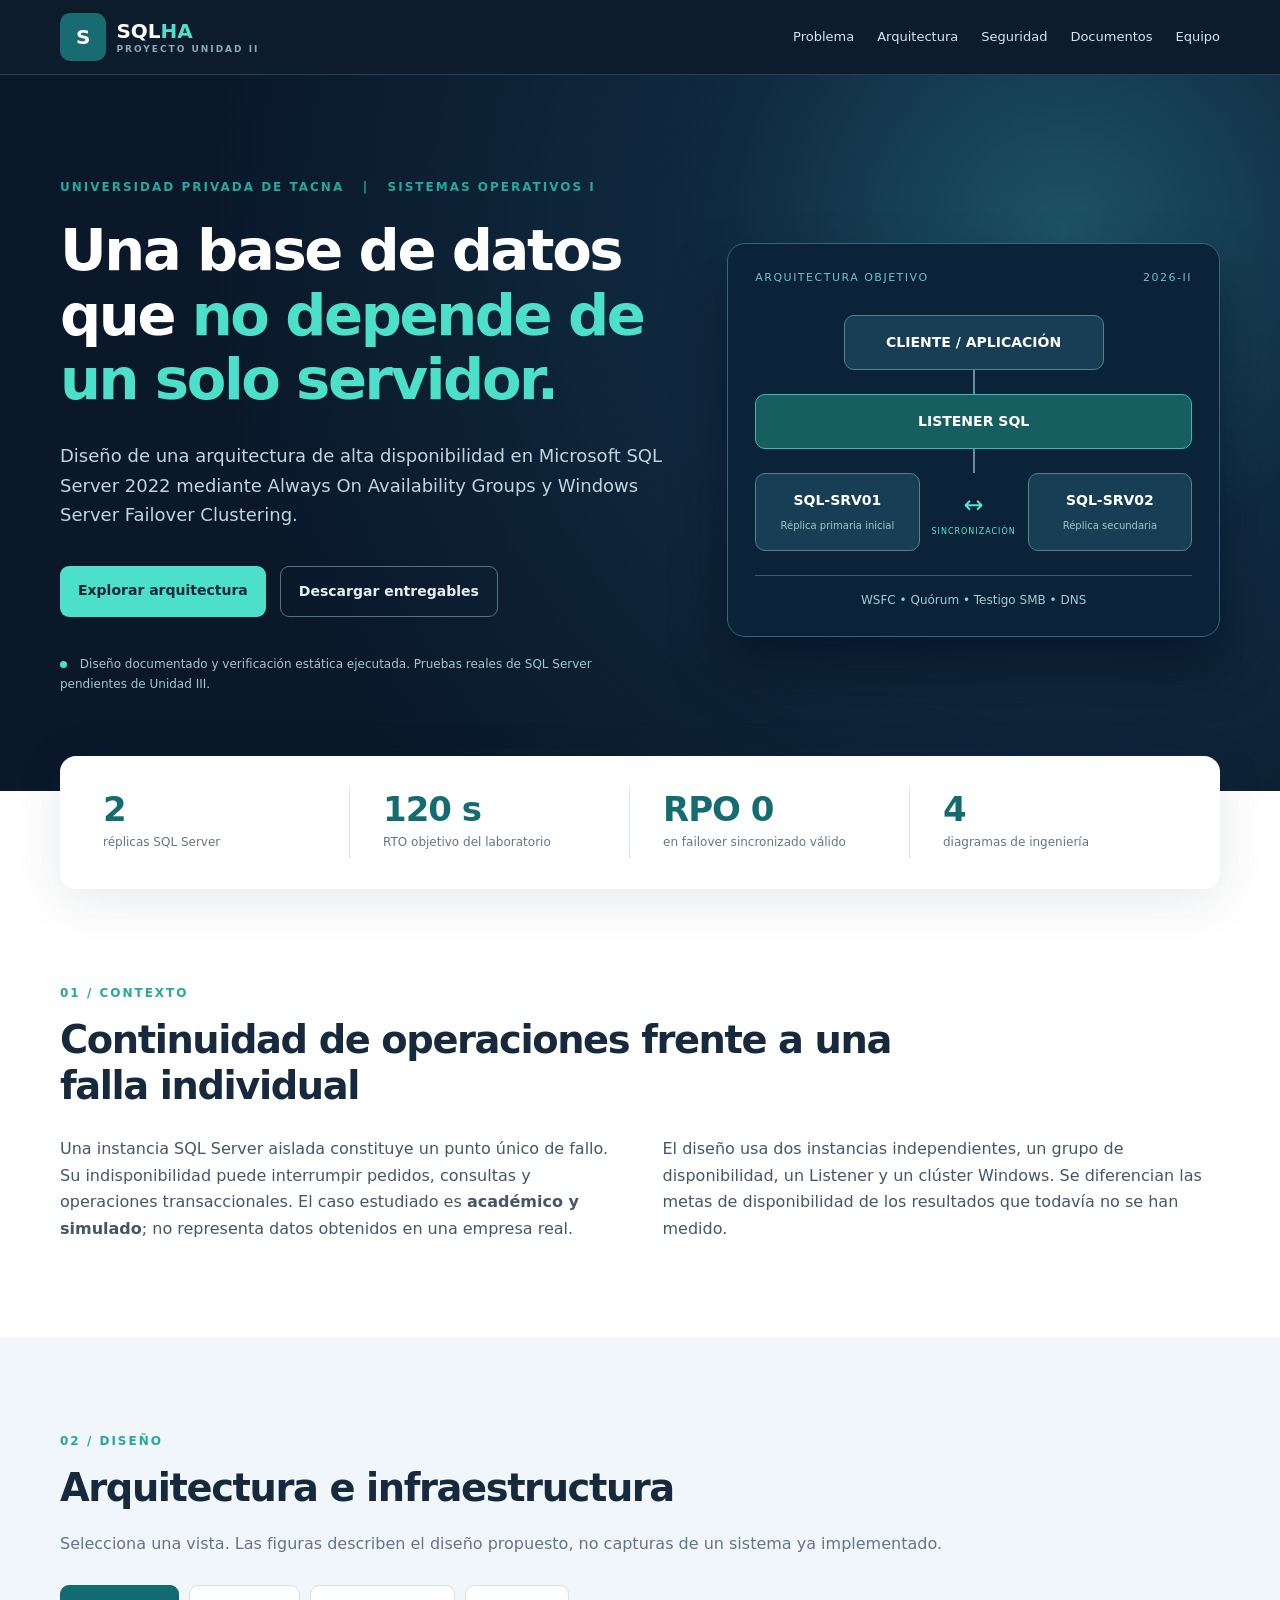
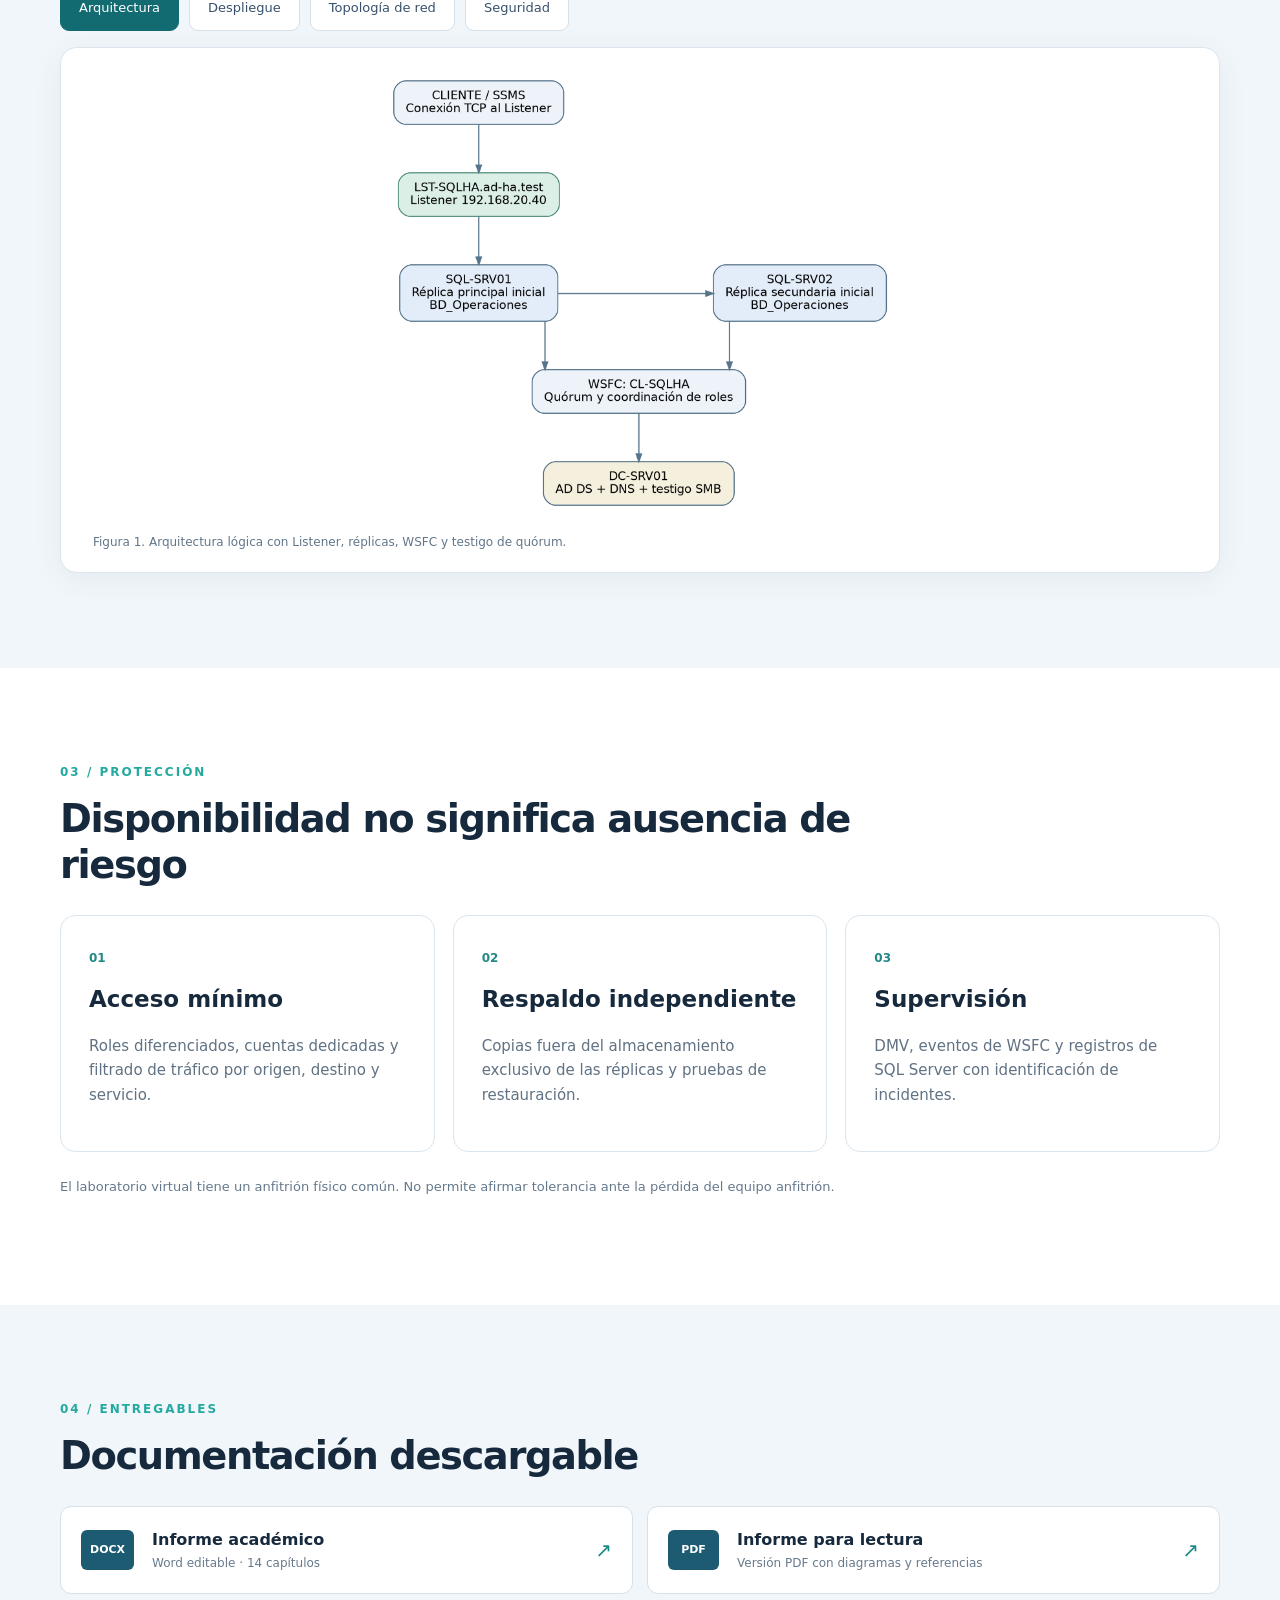
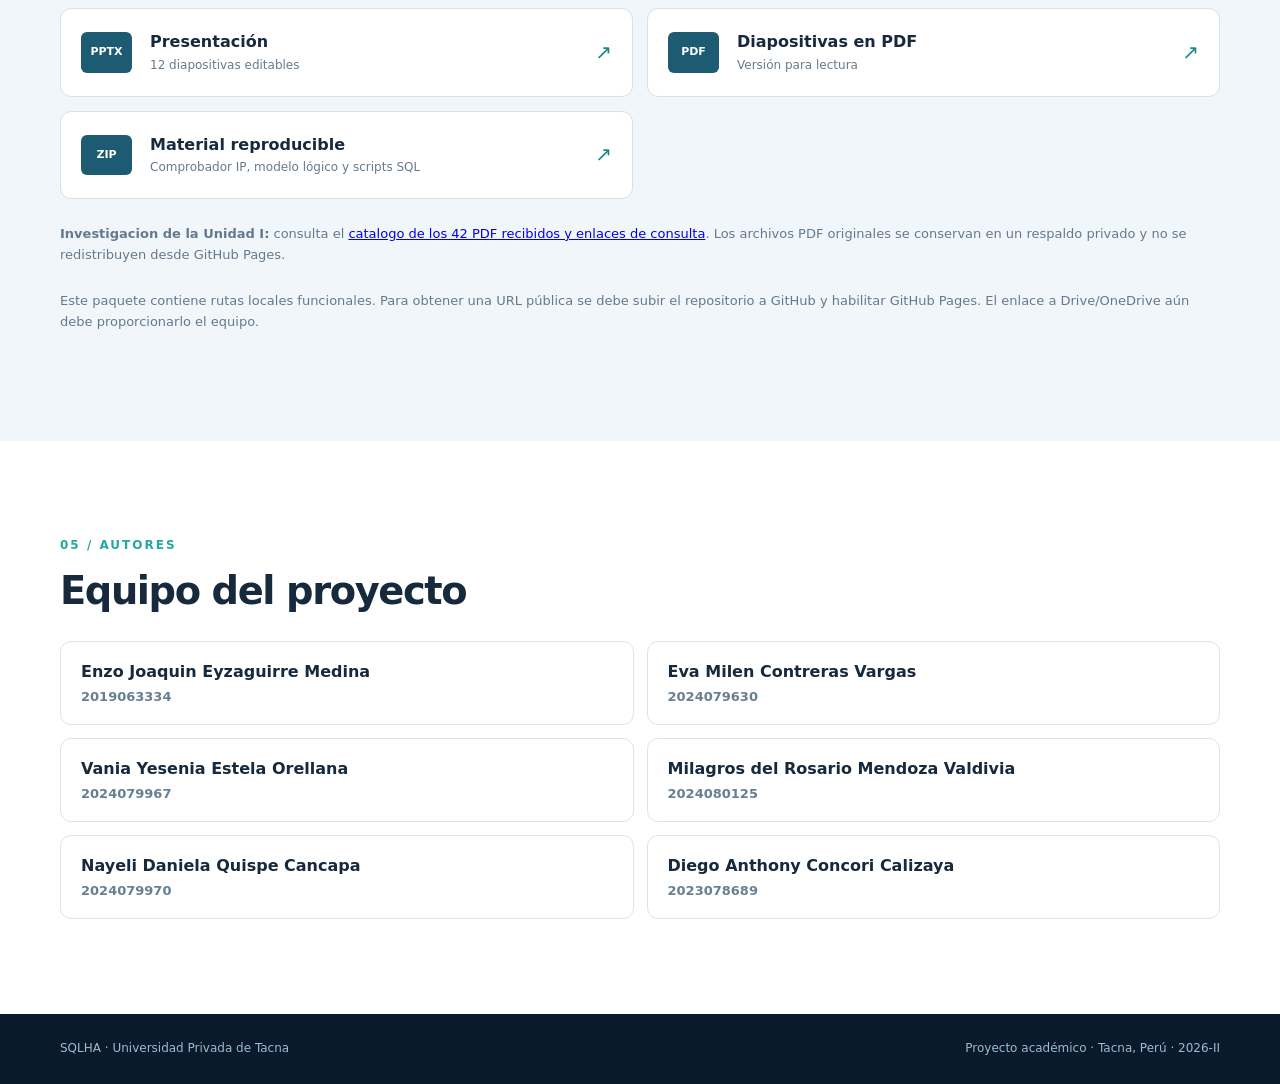
<file: index.html>
<!doctype html>
<html lang="es">
<head>
  <meta charset="utf-8">
  <meta name="viewport" content="width=device-width, initial-scale=1">
  <meta name="description" content="Proyecto de la Unidad II de Sistemas Operativos I: alta disponibilidad en Microsoft SQL Server mediante Always On Availability Groups.">
  <title>SQLHA | Alta disponibilidad en Microsoft SQL Server</title>
  <link rel="stylesheet" href="styles.css">
</head>
<body>
  <a class="skip" href="#contenido">Saltar al contenido</a>
  <header class="topbar">
    <div class="shell top-inner">
      <a href="#inicio" class="brand"><span class="brand-mark">S</span><span>SQL<span class="accent">HA</span><small>PROYECTO UNIDAD II</small></span></a>
      <nav aria-label="Navegacion principal">
        <a href="#problema">Problema</a><a href="#arquitectura">Arquitectura</a><a href="#seguridad">Seguridad</a><a href="#documentos">Documentos</a><a href="#equipo">Equipo</a>
      </nav>
    </div>
  </header>
  <main id="contenido">
    <section class="hero" id="inicio">
      <div class="shell hero-grid">
        <div>
          <span class="eyebrow">UNIVERSIDAD PRIVADA DE TACNA &nbsp; | &nbsp; SISTEMAS OPERATIVOS I</span>
          <h1>Una base de datos que <em>no depende de un solo servidor.</em></h1>
          <p>Dise&ntilde;o de una arquitectura de alta disponibilidad en Microsoft SQL Server 2022 mediante Always On Availability Groups y Windows Server Failover Clustering.</p>
          <div class="actions"><a class="btn primary" href="#arquitectura">Explorar arquitectura</a><a class="btn secondary" href="#documentos">Descargar entregables</a></div>
          <p class="statusline"><span class="dot"></span> Dise&ntilde;o documentado y verificaci&oacute;n est&aacute;tica ejecutada. Pruebas reales de SQL Server pendientes de Unidad III.</p>
        </div>
        <div class="hero-panel">
          <div class="panel-head">ARQUITECTURA OBJETIVO <span>2026-II</span></div>
          <div class="mini-node client">CLIENTE / APLICACI&Oacute;N</div>
          <div class="flowline"></div>
          <div class="mini-node listener">LISTENER SQL</div>
          <div class="flowline"></div>
          <div class="nodes"><div class="mini-node">SQL-SRV01 <small>R&eacute;plica primaria inicial</small></div><div class="sync">&#8596;<small>SINCRONIZACI&Oacute;N</small></div><div class="mini-node">SQL-SRV02 <small>R&eacute;plica secundaria</small></div></div>
          <div class="panel-foot">WSFC &bull; Qu&oacute;rum &bull; Testigo SMB &bull; DNS</div>
        </div>
      </div>
    </section>
    <section class="metrics shell" aria-label="Indicadores de diseno">
      <div><strong>2</strong><span>r&eacute;plicas SQL Server</span></div><div><strong>120 s</strong><span>RTO objetivo del laboratorio</span></div><div><strong>RPO 0</strong><span>en failover sincronizado v&aacute;lido</span></div><div><strong>4</strong><span>diagramas de ingenier&iacute;a</span></div>
    </section>
    <section class="section shell" id="problema"><div class="section-label">01 / CONTEXTO</div><h2>Continuidad de operaciones frente a una falla individual</h2><div class="two"><p>Una instancia SQL Server aislada constituye un punto &uacute;nico de fallo. Su indisponibilidad puede interrumpir pedidos, consultas y operaciones transaccionales. El caso estudiado es <strong>acad&eacute;mico y simulado</strong>; no representa datos obtenidos en una empresa real.</p><p>El dise&ntilde;o usa dos instancias independientes, un grupo de disponibilidad, un Listener y un cl&uacute;ster Windows. Se diferencian las metas de disponibilidad de los resultados que todav&iacute;a no se han medido.</p></div></section>
    <section class="section alt" id="arquitectura"><div class="shell"><div class="section-label">02 / DISE&Ntilde;O</div><h2>Arquitectura e infraestructura</h2><p class="lede">Selecciona una vista. Las figuras describen el dise&ntilde;o propuesto, no capturas de un sistema ya implementado.</p><div class="tabs" role="tablist" aria-label="Diagramas"><button class="tab active" data-figure="arquitectura" role="tab" aria-selected="true">Arquitectura</button><button class="tab" data-figure="despliegue" role="tab" aria-selected="false">Despliegue</button><button class="tab" data-figure="red" role="tab" aria-selected="false">Topolog&iacute;a de red</button><button class="tab" data-figure="seguridad" role="tab" aria-selected="false">Seguridad</button></div><figure class="diagram"><img id="figure-image" src="assets/arquitectura.png" alt="Diagrama de arquitectura logica Always On"><figcaption id="figure-caption">Figura 1. Arquitectura l&oacute;gica con Listener, r&eacute;plicas, WSFC y testigo de qu&oacute;rum.</figcaption></figure></div></section>
    <section class="section shell" id="seguridad"><div class="section-label">03 / PROTECCI&Oacute;N</div><h2>Disponibilidad no significa ausencia de riesgo</h2><div class="cards"><article class="card"><span>01</span><h3>Acceso m&iacute;nimo</h3><p>Roles diferenciados, cuentas dedicadas y filtrado de tr&aacute;fico por origen, destino y servicio.</p></article><article class="card"><span>02</span><h3>Respaldo independiente</h3><p>Copias fuera del almacenamiento exclusivo de las r&eacute;plicas y pruebas de restauraci&oacute;n.</p></article><article class="card"><span>03</span><h3>Supervisi&oacute;n</h3><p>DMV, eventos de WSFC y registros de SQL Server con identificaci&oacute;n de incidentes.</p></article></div><p class="disclaimer">El laboratorio virtual tiene un anfitri&oacute;n f&iacute;sico com&uacute;n. No permite afirmar tolerancia ante la p&eacute;rdida del equipo anfitri&oacute;n.</p></section>
    <section class="section alt" id="documentos"><div class="shell"><div class="section-label">04 / ENTREGABLES</div><h2>Documentaci&oacute;n descargable</h2><div class="downloads"><a download href="documentos/Informe_Unidad_II_SQLHA.docx"><span class="filetype">DOCX</span><span><b>Informe acad&eacute;mico</b><small>Word editable &middot; 14 cap&iacute;tulos</small></span><span class="arrow">&#8599;</span></a><a download href="documentos/Informe_Unidad_II_SQLHA.pdf"><span class="filetype">PDF</span><span><b>Informe para lectura</b><small>Versi&oacute;n PDF con diagramas y referencias</small></span><span class="arrow">&#8599;</span></a><a download href="documentos/Presentacion_SQLHA.pptx"><span class="filetype">PPTX</span><span><b>Presentaci&oacute;n</b><small>12 diapositivas editables</small></span><span class="arrow">&#8599;</span></a><a download href="documentos/Presentacion_SQLHA.pdf"><span class="filetype">PDF</span><span><b>Diapositivas en PDF</b><small>Versi&oacute;n para lectura</small></span><span class="arrow">&#8599;</span></a><a download href="documentos/Validacion_Diseno.zip"><span class="filetype">ZIP</span><span><b>Material reproducible</b><small>Comprobador IP, modelo l&oacute;gico y scripts SQL</small></span><span class="arrow">&#8599;</span></a></div><p class="disclaimer"><strong>Investigacion de la Unidad I:</strong> consulta el <a href="investigacion_unidad_I/index.html">catalogo de los 42 PDF recibidos y enlaces de consulta</a>. Los archivos PDF originales se conservan en un respaldo privado y no se redistribuyen desde GitHub Pages.</p><p class="disclaimer">Este paquete contiene rutas locales funcionales. Para obtener una URL p&uacute;blica se debe subir el repositorio a GitHub y habilitar GitHub Pages. El enlace a Drive/OneDrive a&uacute;n debe proporcionarlo el equipo.</p></div></section>
    <section class="section shell" id="equipo"><div class="section-label">05 / AUTORES</div><h2>Equipo del proyecto</h2><div class="team"><div>Enzo Joaquin Eyzaguirre Medina <small>2019063334</small></div><div>Eva Milen Contreras Vargas <small>2024079630</small></div><div>Vania Yesenia Estela Orellana <small>2024079967</small></div><div>Milagros del Rosario Mendoza Valdivia <small>2024080125</small></div><div>Nayeli Daniela Quispe Cancapa <small>2024079970</small></div><div>Diego Anthony Concori Calizaya <small>2023078689</small></div></div></section>
  </main><footer><div class="shell"><span>SQLHA &middot; Universidad Privada de Tacna</span><span>Proyecto acad&eacute;mico &middot; Tacna, Per&uacute; &middot; 2026-II</span></div></footer>
  <script src="script.js"></script>
</body>
</html>
</file>
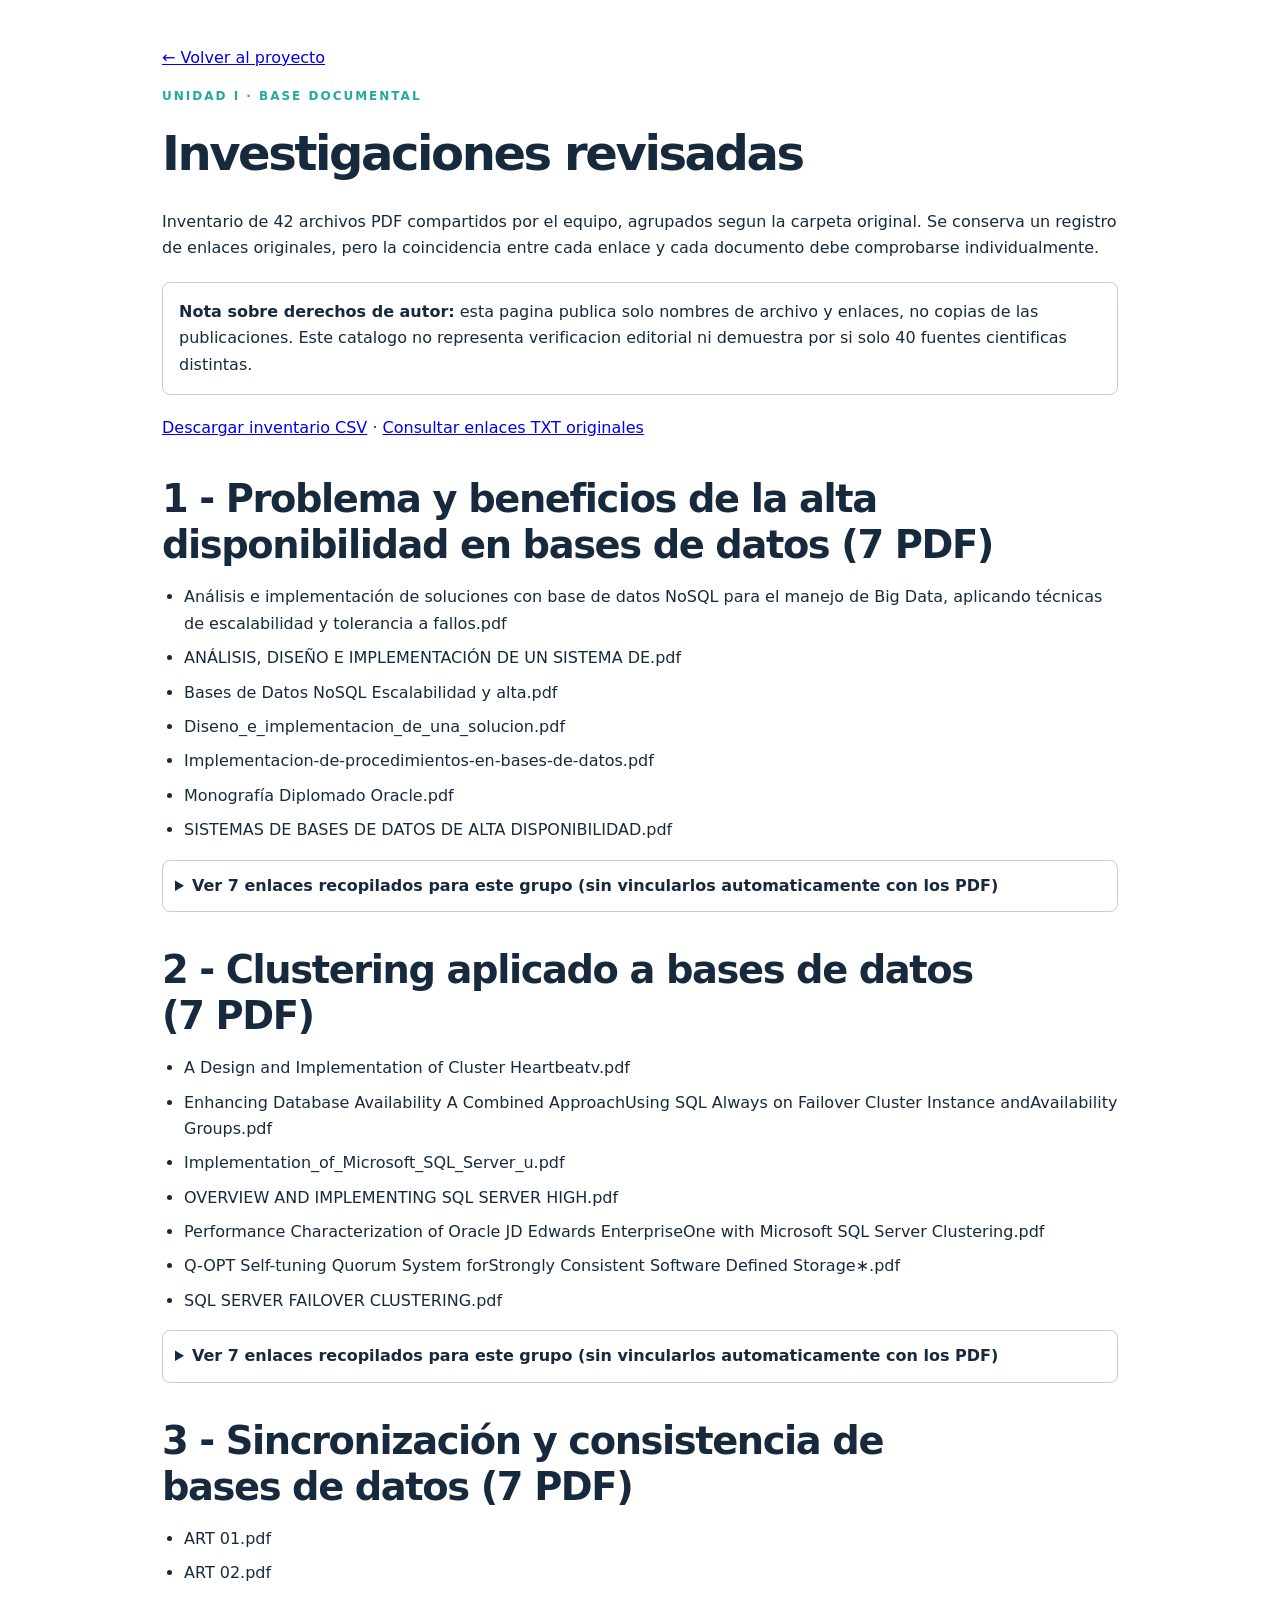
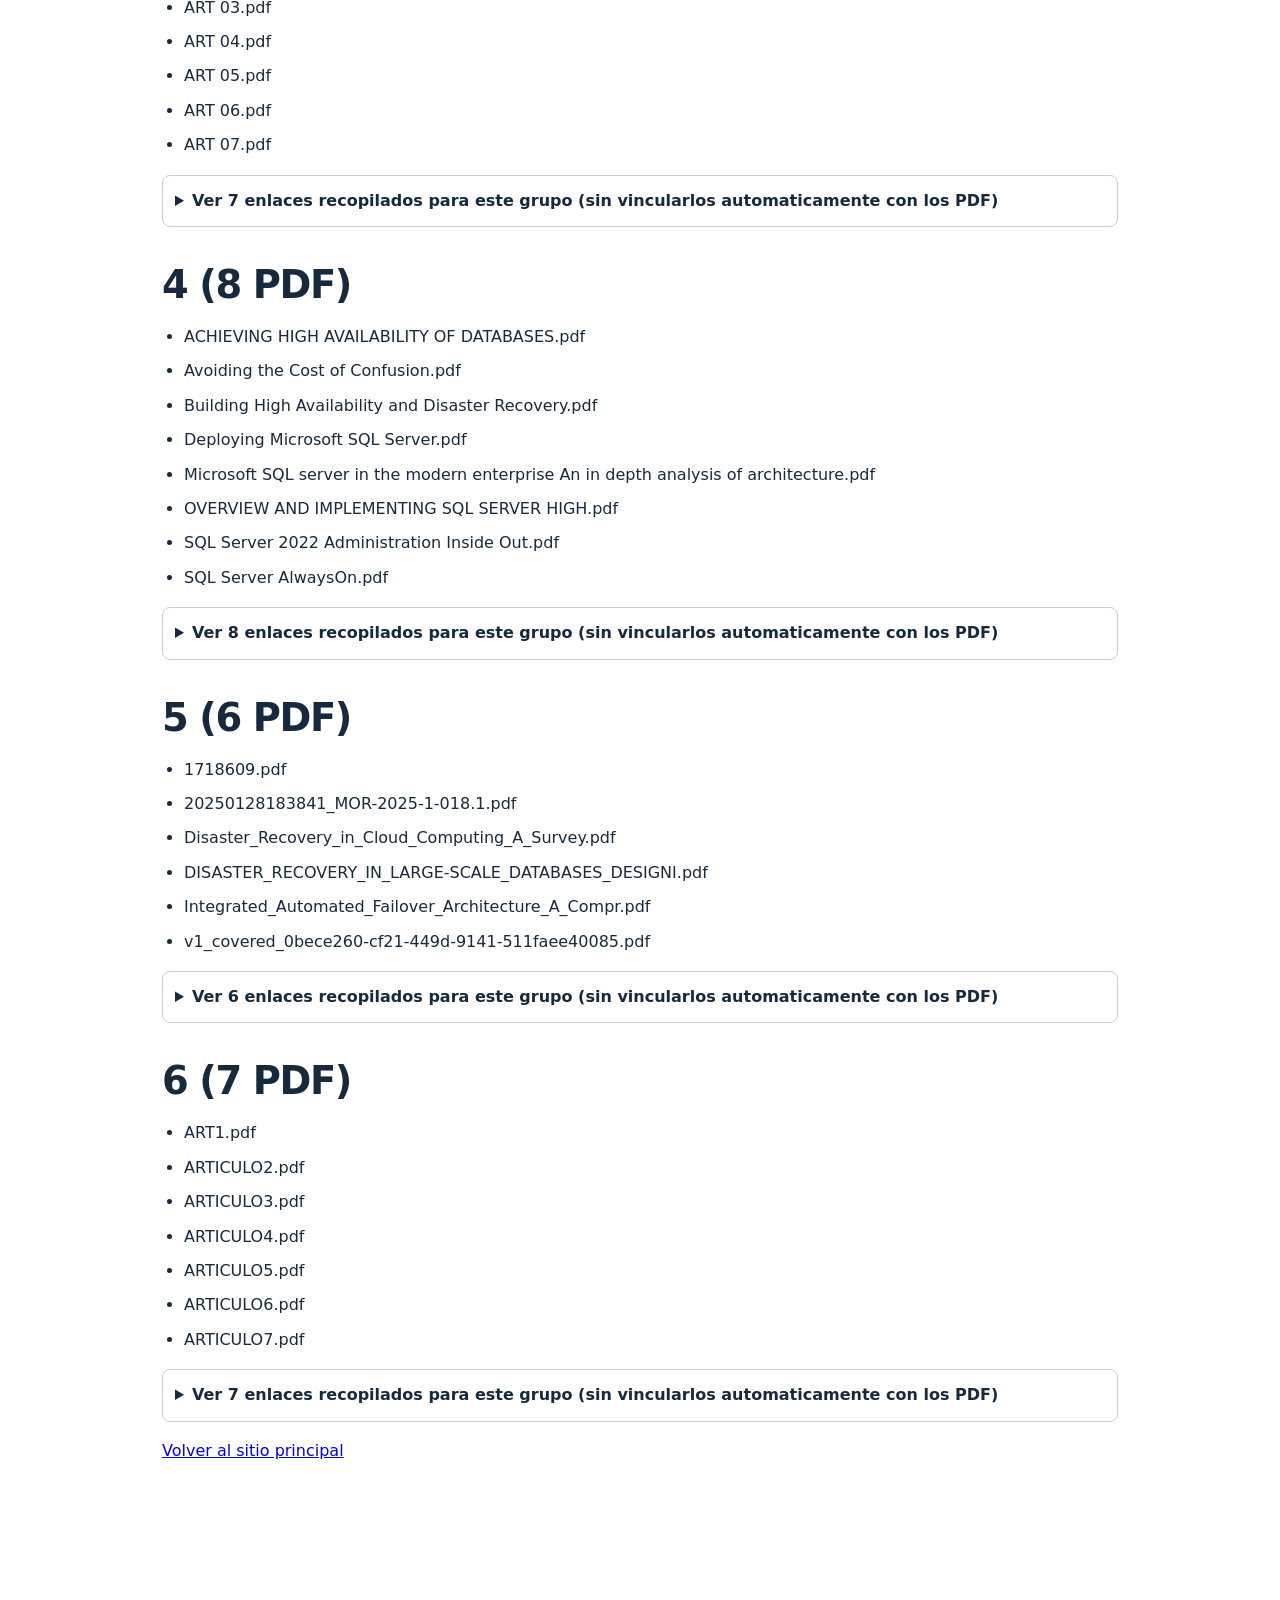
<file: investigacion_unidad_I/index.html>
<!doctype html><html lang="es"><head><meta charset="utf-8"><meta name="viewport" content="width=device-width,initial-scale=1"><title>Investigacion Unidad I | SQLHA</title><link rel="stylesheet" href="../styles.css"><style>.research-main{max-width:1000px;margin:45px auto;padding:0 22px 75px}.research-main h1{font-size:clamp(2rem,5vw,3rem)}.research-main h2{margin:35px 0 14px}.research-main li{margin:8px 0;overflow-wrap:anywhere}.research-main ul{padding-left:22px}.research-main details{border:1px solid #74839866;border-radius:8px;margin:10px 0;padding:12px}.research-main summary{cursor:pointer;font-weight:650}.research-main a{overflow-wrap:anywhere}.research-main .notice{padding:16px;border:1px solid #74839866;border-radius:8px;margin:20px 0}</style></head><body><main class="research-main"><p><a href="../index.html#documentos">← Volver al proyecto</a></p><p class="eyebrow">UNIDAD I · BASE DOCUMENTAL</p><h1>Investigaciones revisadas</h1><p>Inventario de 42 archivos PDF compartidos por el equipo, agrupados segun la carpeta original. Se conserva un registro de enlaces originales, pero la coincidencia entre cada enlace y cada documento debe comprobarse individualmente.</p><p class="notice"><strong>Nota sobre derechos de autor:</strong> esta pagina publica solo nombres de archivo y enlaces, no copias de las publicaciones. Este catalogo no representa verificacion editorial ni demuestra por si solo 40 fuentes cientificas distintas.</p><p><a href="indice_archivos_unidad_I.csv" download>Descargar inventario CSV</a> · <a href="enlaces_proporcionados_unidad_I.md">Consultar enlaces TXT originales</a></p>
<section><h2>1 - Problema y beneficios de la alta disponibilidad en bases de datos (7 PDF)</h2><ul>
<li>Análisis e implementación de soluciones con base de datos NoSQL para el manejo de Big Data, aplicando técnicas de escalabilidad y tolerancia a fallos.pdf</li>
<li>ANÁLISIS, DISEÑO E IMPLEMENTACIÓN DE UN SISTEMA DE.pdf</li>
<li>Bases de Datos NoSQL Escalabilidad y alta.pdf</li>
<li>Diseno_e_implementacion_de_una_solucion.pdf</li>
<li>Implementacion-de-procedimientos-en-bases-de-datos.pdf</li>
<li>Monografía Diplomado Oracle.pdf</li>
<li>SISTEMAS DE BASES DE DATOS DE ALTA DISPONIBILIDAD.pdf</li>
</ul>
<details><summary>Ver 7 enlaces recopilados para este grupo (sin vincularlos automaticamente con los PDF)</summary><ul>
<li><a rel="noopener noreferrer nofollow" target="_blank" href="https://repository.unilibre.edu.co/server/api/core/bitstreams/e9ff3cfc-5983-4a8d-9581-af32cd09935e/content">https://repository.unilibre.edu.co/server/api/core/bitstreams/e9ff3cfc-5983-4a8d-9581-af32cd09935e/content</a></li>
<li><a rel="noopener noreferrer nofollow" target="_blank" href="https://biblio.ingenieria.usac.edu.gt/tesis/T7426.pdf">https://biblio.ingenieria.usac.edu.gt/tesis/T7426.pdf</a></li>
<li><a rel="noopener noreferrer nofollow" target="_blank" href="https://www.dspace.espol.edu.ec/handle/123456789/39582">https://www.dspace.espol.edu.ec/handle/123456789/39582</a></li>
<li><a rel="noopener noreferrer nofollow" target="_blank" href="https://barnes.edu.pe/wp-content/uploads/2025/04/Implementacion-de-procedimientos-en-bases-de-datos.pdf">https://barnes.edu.pe/wp-content/uploads/2025/04/Implementacion-de-procedimientos-en-bases-de-datos.pdf</a></li>
<li><a rel="noopener noreferrer nofollow" target="_blank" href="https://dspace.utpl.edu.ec/handle/20.500.11962/20658">https://dspace.utpl.edu.ec/handle/20.500.11962/20658</a></li>
<li><a rel="noopener noreferrer nofollow" target="_blank" href="https://d1wqtxts1xzle7.cloudfront.net/95506804/Dise_C3_B1o_20e_20implementaci_C3_B3n_20de_20una_20soluci_C3_B3n_20de_20alta_20disponibilidad_20usando_20cl_C3_BAster_20y_20virtualizaci-libre.pdf?1670633724=&amp;response-content-disposition=inline%3B+filename%3DDiseno_e_implementacion_de_una_solucion.pdf&amp;Expires=1790786391&amp;Signature=HZvqQf1BiwmRv1B9Cc4Nc1Q0NiFi6jqejk4YiN8ZPKf2L4WOzvss9cMEb1W4YPg--Ut9I0tE7-efNtEeHkWc5WLtaS2EeMTMf4NfTRWnkbkUqyrFCmB~LID6l6t2uUIlMdRZNbnQfHMJP7nN472TV9wUnzBuaaXkvQdsAQYKVg-TPhsxhYyC3ELw2KHnuex7HOLkA9TILvk4FzWWYglUNcDWwwjlsHhmP9lqQXNEaEwig534V-NLXzBAUGa4wlvRY6TtcFHY3h6a~FMCI32KmEtGM2gR4nbGoDg6HGCvaSKRMEkn-R7rZUX3Z56hIB852MK82SDf4KpRF9yYd5g~fw__&amp;Key-Pair-Id=APKAJLOHF5GGSLRBV4ZA">https://d1wqtxts1xzle7.cloudfront.net/95506804/Dise_C3_B1o_20e_20implementaci_C3_B3n_20de_20una_20soluci_C3_B3…</a></li>
<li><a rel="noopener noreferrer nofollow" target="_blank" href="https://sedici.unlp.edu.ar/handle/10915/36338">https://sedici.unlp.edu.ar/handle/10915/36338</a></li>
</ul></details>
</section>
<section><h2>2 - Clustering aplicado a bases de datos (7 PDF)</h2><ul>
<li>A Design and Implementation of Cluster Heartbeatv.pdf</li>
<li>Enhancing Database Availability A Combined ApproachUsing SQL Always on Failover Cluster Instance andAvailability Groups.pdf</li>
<li>Implementation_of_Microsoft_SQL_Server_u.pdf</li>
<li>OVERVIEW AND IMPLEMENTING SQL SERVER HIGH.pdf</li>
<li>Performance Characterization of Oracle JD Edwards EnterpriseOne with Microsoft SQL Server Clustering.pdf</li>
<li>Q-OPT Self-tuning Quorum System forStrongly Consistent Software Deﬁned Storage∗.pdf</li>
<li>SQL SERVER FAILOVER CLUSTERING.pdf</li>
</ul>
<details><summary>Ver 7 enlaces recopilados para este grupo (sin vincularlos automaticamente con los PDF)</summary><ul>
<li><a rel="noopener noreferrer nofollow" target="_blank" href="https://www.researchgate.net/profile/Faisal-Rahman-33/publication/392874723_Enhancing_Database_Availability_A_Combined_Approach_Using_SQL_Always_on_Failover_Cluster_Instance_and_Availability_Groups/links/685643d6b8078e0c248e80fa/Enhancing-Database-Availability-A-Combined-Approach-Using-SQL-Always-on-Failover-Cluster-Instance-and-Availability-Groups.pdf">https://www.researchgate.net/profile/Faisal-Rahman-33/publication/392874723_Enhancing_Database_Availability_A_…</a></li>
<li><a rel="noopener noreferrer nofollow" target="_blank" href="https://www.airccj.org/CSCP/vol2/csit2313.pdf">https://www.airccj.org/CSCP/vol2/csit2313.pdf</a></li>
<li><a rel="noopener noreferrer nofollow" target="_blank" href="https://d1wqtxts1xzle7.cloudfront.net/56964676/2-CS-libre.pdf?1531201251=&amp;response-content-disposition=inline%3B+filename%3DImplementation_of_Microsoft_SQL_Server_u.pdf&amp;Expires=1790803348&amp;Signature=L1~rVPpe2bsDvPGsug66kdas3c4xL9TYOA5glH4-601gaoTtpS1NQVdaDFGKQ3GwTAkEsUIRwCBucY3h0tDuTa1rHUO5IyX-nNnPEhj~dvOE2WPhPQSyiBDieHqoMe6o7abzmPZmppFeJb~m9At0FAczmwRF4-9SnpHMJWmiEyqViikpX1T0fkX7AC4aEtOLtS76HnEV0eA5Ent8ZEu2SUlKCOzQUyC9Mm2g-4UamsDO7XQk0-twD7sTSCJx0DhbfSdHbjbldZI-kvbw50aGbcZg5LxYzzSjOxpsiXyu63au~R9XjZQQolI8hvxf5xv-VgsAMPlZg39qmI5AMHZ~qg__&amp;Key-Pair-Id=APKAJLOHF5GGSLRBV4ZA">https://d1wqtxts1xzle7.cloudfront.net/56964676/2-CS-libre.pdf?1531201251=&amp;response-content-disposition=inline%…</a></li>
<li><a rel="noopener noreferrer nofollow" target="_blank" href="https://cejsh.icm.edu.pl/cejsh/element/bwmeta1.element.desklight-a05c899a-df80-4e77-8093-3c0ee540a1bf">https://cejsh.icm.edu.pl/cejsh/element/bwmeta1.element.desklight-a05c899a-df80-4e77-8093-3c0ee540a1bf</a></li>
<li><a rel="noopener noreferrer nofollow" target="_blank" href="https://dl.acm.org/doi/abs/10.1145/2814576.2814809">https://dl.acm.org/doi/abs/10.1145/2814576.2814809</a></li>
<li><a rel="noopener noreferrer nofollow" target="_blank" href="https://jtec.utem.edu.my/jtec/article/view/1181">https://jtec.utem.edu.my/jtec/article/view/1181</a></li>
<li><a rel="noopener noreferrer nofollow" target="_blank" href="https://alexanderpodelko.com/docs/Performance_Engineering_Parables.pdf">https://alexanderpodelko.com/docs/Performance_Engineering_Parables.pdf</a></li>
</ul></details>
</section>
<section><h2>3 - Sincronización y consistencia de bases de datos (7 PDF)</h2><ul>
<li>ART 01.pdf</li>
<li>ART 02.pdf</li>
<li>ART 03.pdf</li>
<li>ART 04.pdf</li>
<li>ART 05.pdf</li>
<li>ART 06.pdf</li>
<li>ART 07.pdf</li>
</ul>
<details><summary>Ver 7 enlaces recopilados para este grupo (sin vincularlos automaticamente con los PDF)</summary><ul>
<li><a rel="noopener noreferrer nofollow" target="_blank" href="https://revistas.udea.edu.co/index.php/ingenieria/article/view/18511/15908">https://revistas.udea.edu.co/index.php/ingenieria/article/view/18511/15908</a></li>
<li><a rel="noopener noreferrer nofollow" target="_blank" href="https://sedici.unlp.edu.ar/handle/10915/3934">https://sedici.unlp.edu.ar/handle/10915/3934</a></li>
<li><a rel="noopener noreferrer nofollow" target="_blank" href="https://sedici.unlp.edu.ar/handle/10915/164882">https://sedici.unlp.edu.ar/handle/10915/164882</a></li>
<li><a rel="noopener noreferrer nofollow" target="_blank" href="https://arxiv.org/pdf/0712.2773">https://arxiv.org/pdf/0712.2773</a></li>
<li><a rel="noopener noreferrer nofollow" target="_blank" href="https://arxiv.org/pdf/1903.00424">https://arxiv.org/pdf/1903.00424</a></li>
<li><a rel="noopener noreferrer nofollow" target="_blank" href="https://www.redalyc.org/pdf/3783/378346436013.pdf">https://www.redalyc.org/pdf/3783/378346436013.pdf</a></li>
<li><a rel="noopener noreferrer nofollow" target="_blank" href="https://arxiv.org/pdf/2003.07432">https://arxiv.org/pdf/2003.07432</a></li>
</ul></details>
</section>
<section><h2>4 (8 PDF)</h2><ul>
<li>ACHIEVING HIGH AVAILABILITY OF DATABASES.pdf</li>
<li>Avoiding the Cost of Confusion.pdf</li>
<li>Building High Availability and Disaster Recovery.pdf</li>
<li>Deploying Microsoft SQL Server.pdf</li>
<li>Microsoft SQL server in the modern enterprise An in depth analysis of architecture.pdf</li>
<li>OVERVIEW AND IMPLEMENTING SQL SERVER HIGH.pdf</li>
<li>SQL Server 2022 Administration Inside Out.pdf</li>
<li>SQL Server AlwaysOn.pdf</li>
</ul>
<details><summary>Ver 8 enlaces recopilados para este grupo (sin vincularlos automaticamente con los PDF)</summary><ul>
<li><a rel="noopener noreferrer nofollow" target="_blank" href="https://tintri.com/wp-content/uploads/2023/01/SQL_AlwaysOnAvailGrps_VMware-20151124.pdf">https://tintri.com/wp-content/uploads/2023/01/SQL_AlwaysOnAvailGrps_VMware-20151124.pdf</a></li>
<li><a rel="noopener noreferrer nofollow" target="_blank" href="https://d1.awsstatic.com/whitepapers/RDS/Deploying_SQLServer_on_AWS.pdf">https://d1.awsstatic.com/whitepapers/RDS/Deploying_SQLServer_on_AWS.pdf</a></li>
<li><a rel="noopener noreferrer nofollow" target="_blank" href="https://www.pearson.de/media/muster/toc/toc_9780137900091.pdf">https://www.pearson.de/media/muster/toc/toc_9780137900091.pdf</a></li>
<li><a rel="noopener noreferrer nofollow" target="_blank" href="https://wjaets.com/sites/default/files/fulltext_pdf/WJAETS-2025-1067.pdf">https://wjaets.com/sites/default/files/fulltext_pdf/WJAETS-2025-1067.pdf</a></li>
<li><a rel="noopener noreferrer nofollow" target="_blank" href="https://bazekon.uek.krakow.pl/en/gospodarka/171434824">https://bazekon.uek.krakow.pl/en/gospodarka/171434824</a></li>
<li><a rel="noopener noreferrer nofollow" target="_blank" href="https://www.irejournals.com/formatedpaper/1709406.pdf">https://www.irejournals.com/formatedpaper/1709406.pdf</a></li>
<li><a rel="noopener noreferrer nofollow" target="_blank" href="https://informatics.nic.in/uploads/pdfs/e7ff4067_sql.pdf">https://informatics.nic.in/uploads/pdfs/e7ff4067_sql.pdf</a></li>
<li><a rel="noopener noreferrer nofollow" target="_blank" href="https://www.starwindsoftware.com/whitepapers/avoiding-the-cost-of-confusion-sql-server-failover-cluster-instance-versus-basic-availability-group-on-standard-edition.pdf">https://www.starwindsoftware.com/whitepapers/avoiding-the-cost-of-confusion-sql-server-failover-cluster-instan…</a></li>
</ul></details>
</section>
<section><h2>5 (6 PDF)</h2><ul>
<li>1718609.pdf</li>
<li>20250128183841_MOR-2025-1-018.1.pdf</li>
<li>Disaster_Recovery_in_Cloud_Computing_A_Survey.pdf</li>
<li>DISASTER_RECOVERY_IN_LARGE-SCALE_DATABASES_DESIGNI.pdf</li>
<li>Integrated_Automated_Failover_Architecture_A_Compr.pdf</li>
<li>v1_covered_0bece260-cf21-449d-9141-511faee40085.pdf</li>
</ul>
<details><summary>Ver 6 enlaces recopilados para este grupo (sin vincularlos automaticamente con los PDF)</summary><ul>
<li><a rel="noopener noreferrer nofollow" target="_blank" href="https://assets-eu.researchsquare.com/files/rs-10631380/v1_covered_0bece260-cf21-449d-9141-511faee40085.pdf?c=1786425249">https://assets-eu.researchsquare.com/files/rs-10631380/v1_covered_0bece260-cf21-449d-9141-511faee40085.pdf?c=1…</a></li>
<li><a rel="noopener noreferrer nofollow" target="_blank" href="https://www.irejournals.com/paper-details/1718609">https://www.irejournals.com/paper-details/1718609</a></li>
<li><a rel="noopener noreferrer nofollow" target="_blank" href="https://www.researchgate.net/publication/395776269_Integrated_Automated_Failover_Architecture_A_Comprehensive_Framework_for_High-Availability_Systems">https://www.researchgate.net/publication/395776269_Integrated_Automated_Failover_Architecture_A_Comprehensive_…</a></li>
<li><a rel="noopener noreferrer nofollow" target="_blank" href="https://www.researchgate.net/publication/400670936_DISASTER_RECOVERY_IN_LARGE-SCALE_DATABASES_DESIGNING_EFFECTIVE_FAILOVER_AND_BACKUP_STRATEGIES">https://www.researchgate.net/publication/400670936_DISASTER_RECOVERY_IN_LARGE-SCALE_DATABASES_DESIGNING_EFFECT…</a></li>
<li><a rel="noopener noreferrer nofollow" target="_blank" href="https://www.researchgate.net/publication/388474264_Disaster_Recovery_in_Cloud_Computing_Site_Reliability_Engineering_Strategies_for_Resilience_and_Business_Continuity">https://www.researchgate.net/publication/388474264_Disaster_Recovery_in_Cloud_Computing_Site_Reliability_Engin…</a></li>
<li><a rel="noopener noreferrer nofollow" target="_blank" href="https://www.researchgate.net/publication/287427120_Disaster_Recovery_in_Cloud_Computing_A_Survey">https://www.researchgate.net/publication/287427120_Disaster_Recovery_in_Cloud_Computing_A_Survey</a></li>
</ul></details>
</section>
<section><h2>6 (7 PDF)</h2><ul>
<li>ART1.pdf</li>
<li>ARTICULO2.pdf</li>
<li>ARTICULO3.pdf</li>
<li>ARTICULO4.pdf</li>
<li>ARTICULO5.pdf</li>
<li>ARTICULO6.pdf</li>
<li>ARTICULO7.pdf</li>
</ul>
<details><summary>Ver 7 enlaces recopilados para este grupo (sin vincularlos automaticamente con los PDF)</summary><ul>
<li><a rel="noopener noreferrer nofollow" target="_blank" href="https://www.sciencedirect.com/science/article/abs/pii/S0743731523000709">https://www.sciencedirect.com/science/article/abs/pii/S0743731523000709</a></li>
<li><a rel="noopener noreferrer nofollow" target="_blank" href="https://digitalcommons.dartmouth.edu/cs_tr/64/">https://digitalcommons.dartmouth.edu/cs_tr/64/</a></li>
<li><a rel="noopener noreferrer nofollow" target="_blank" href="https://www.sciencedirect.com/science/article/pii/S1877050918314327">https://www.sciencedirect.com/science/article/pii/S1877050918314327</a></li>
<li><a rel="noopener noreferrer nofollow" target="_blank" href="https://www.researchgate.net/publication/338167463_Implementation_and_verification_of_high_data_availability_on_database/link/63c2eb2ed7e5841e0bca0e9d/download?_tp=eyJjb250ZXh0Ijp7ImZpcnN0UGFnZSI6InB1YmxpY2F0aW9uIiwicGFnZSI6InB1YmxpY2F0aW9uIn19">https://www.researchgate.net/publication/338167463_Implementation_and_verification_of_high_data_availability_o…</a></li>
<li><a rel="noopener noreferrer nofollow" target="_blank" href="https://dl.acm.org/doi/10.1145/3576192">https://dl.acm.org/doi/10.1145/3576192</a></li>
<li><a rel="noopener noreferrer nofollow" target="_blank" href="http://mjs.um.edu.my/index.php/MJCS/article/view/63734">http://mjs.um.edu.my/index.php/MJCS/article/view/63734</a></li>
<li><a rel="noopener noreferrer nofollow" target="_blank" href="https://www.researchgate.net/publication/325473670_CONFIGURACION_Y_MONITORIZACION_DE_LA_REPLICA_DE_ESTRUCTURA_PARA_EL_REPLICADOR_DE_DATOS_REKO_COFIGURATION_AND_MONITORING_OF_THE_STRUCTURE_REPLICATION_PROCESS_FOR_THE_REPLICATOR_REKO/link/5dc57bff299bf1a47b23d3cb/download?_tp=eyJjb250ZXh0Ijp7ImZpcnN0UGFnZSI6InB1YmxpY2F0aW9uIiwicGFnZSI6InB1YmxpY2F0aW9uIn19">https://www.researchgate.net/publication/325473670_CONFIGURACION_Y_MONITORIZACION_DE_LA_REPLICA_DE_ESTRUCTURA_…</a></li>
</ul></details>
</section>
<p><a href="../index.html#documentos">Volver al sitio principal</a></p></main></body></html>
</file>
<file: styles.css>
:root{--navy:#0b1b2d;--ink:#172a3d;--muted:#627689;--aqua:#4ce0cb;--pale:#f1f6fa;--line:#dbe5ed}*{box-sizing:border-box}html{scroll-behavior:smooth}body{margin:0;background:#fff;color:var(--ink);font:16px/1.65 system-ui,-apple-system,'Segoe UI',sans-serif}.shell{width:min(1160px,calc(100% - 40px));margin:auto}.skip{position:absolute;left:-999px}.skip:focus{left:12px;top:12px;background:#fff;color:#000;padding:10px;z-index:999}.topbar{position:sticky;top:0;background:rgba(9,24,40,.98);color:#fff;z-index:20;border-bottom:1px solid #2a4055}.top-inner{display:flex;justify-content:space-between;align-items:center;min-height:74px;gap:25px}.brand{display:flex;align-items:center;gap:10px;color:#fff;text-decoration:none;font-size:20px;font-weight:800;line-height:1}.brand-mark{background:#176b71;color:#fff;padding:14px 16px;border-radius:10px}.brand .accent{color:var(--aqua)}.brand small{display:block;color:#8fa8b7;font-size:9px;letter-spacing:2px;margin-top:4px}.topbar nav{display:flex;gap:23px;flex-wrap:wrap}.topbar nav a{color:#d7e5ee;text-decoration:none;font-size:13px}.topbar nav a:hover{color:var(--aqua)}.hero{background:radial-gradient(circle at 83% 22%,#1c5365 0,#102a40 28%,#0a182a 71%);color:#fff;padding:98px 0 84px}.hero-grid{display:grid;grid-template-columns:1.1fr .9fr;gap:65px;align-items:center}.eyebrow,.section-label{font-size:12px;color:#24a99f;font-weight:800;letter-spacing:2px}h1{font-size:clamp(40px,4.5vw,65px);line-height:1.12;letter-spacing:-2.4px;max-width:660px;margin:20px 0 28px}h1 em{color:var(--aqua);font-style:normal}.hero p{color:#c0d6df;font-size:18px;max-width:620px}.actions{display:flex;gap:14px;flex-wrap:wrap;margin-top:36px}.btn{padding:13px 18px;border-radius:9px;text-decoration:none;font-size:14px;font-weight:700}.btn.primary{background:var(--aqua);color:#092537}.btn.secondary{border:1px solid #50758a;color:#e4eff5}.hero .statusline{font-size:12px;color:#a3c7cc;margin-top:38px}.dot{display:inline-block;width:7px;height:7px;background:var(--aqua);border-radius:50%;margin-right:9px}.hero-panel{border-radius:18px;background:#0a2338;box-shadow:0 30px 50px #020c1b80;border:1px solid #3a647b;padding:25px 27px;text-align:center}.panel-head{text-align:left;font-size:11px;letter-spacing:1.5px;color:#75bfc9;display:flex;justify-content:space-between;margin-bottom:28px}.mini-node{border:1px solid #597f8c;border-radius:10px;padding:15px 12px;background:#173e55;font-weight:700;font-size:14px}.mini-node small{display:block;font-size:10px;color:#9fc6ce;font-weight:400;margin-top:6px}.mini-node.listener{background:#175e60;border-color:#3bbba7}.mini-node.client{max-width:260px;margin:auto}.flowline{width:2px;height:24px;background:#5c8fa1;margin:auto}.nodes{display:flex;align-items:center;gap:12px}.nodes>.mini-node{flex:1}.sync{color:#5ae5d1;font-size:24px}.sync small{display:block;font-size:8px;letter-spacing:1px}.panel-foot{margin-top:24px;border-top:1px solid #395c70;padding-top:15px;color:#a2cad1;font-size:12px}.metrics{display:grid;grid-template-columns:repeat(4,1fr);margin-top:-35px;background:#fff;border-radius:16px;box-shadow:0 10px 50px #1028411b;position:relative;padding:30px;gap:20px}.metrics>div{padding:5px 13px;border-right:1px solid var(--line)}.metrics>div:last-child{border:none}.metrics strong{display:block;font-size:34px;line-height:1.1;color:#146c71;letter-spacing:-1px}.metrics span{font-size:12px;color:var(--muted)}.section{padding:95px 0}.section.alt{background:var(--pale)}h2{font-size:clamp(30px,3vw,42px);line-height:1.2;letter-spacing:-1.4px;max-width:850px;margin:13px 0 27px}.two{display:grid;grid-template-columns:1fr 1fr;gap:45px}.two p{margin:0;color:#43576a}.lede{color:var(--muted);margin-top:-7px}.tabs{display:flex;gap:10px;flex-wrap:wrap;margin:28px 0 16px}.tab{font:inherit;font-size:13px;color:#38516c;background:white;border:1px solid #d5e0e8;border-radius:9px;padding:11px 18px;cursor:pointer}.tab.active{background:#126b71;color:white;border-color:#126b71}.diagram{margin:0;background:white;border:1px solid var(--line);border-radius:17px;padding:20px;box-shadow:0 6px 30px #17445d11}.diagram img{display:block;width:100%;height:450px;object-fit:contain}.diagram figcaption{font-size:12px;color:var(--muted);padding:15px 12px 0}.cards{display:grid;grid-template-columns:repeat(3,1fr);gap:18px}.card{padding:28px;border:1px solid var(--line);border-radius:15px;background:#fff}.card span{color:#238985;font-size:12px;font-weight:800}.card h3{font-size:23px;margin:10px 0 12px}.card p{color:#607283;font-size:15px}.disclaimer{margin-top:24px;font-size:13px;color:#65798d}.downloads{display:grid;grid-template-columns:1fr 1fr;gap:14px}.downloads a{display:flex;align-items:center;gap:18px;text-decoration:none;color:var(--ink);background:#fff;border:1px solid #d6e1e9;border-radius:11px;padding:20px}.downloads a:hover{border-color:#0b9494;transform:translateY(-2px)}.filetype{font-size:11px;font-weight:800;padding:11px 9px;color:#fff;background:#1c5b71;border-radius:6px;min-width:51px;text-align:center}.downloads b{display:block;font-size:16px}.downloads small{color:#677a8c;display:block;font-size:12px}.arrow{margin-left:auto;color:#168785;font-size:20px}.team{display:grid;grid-template-columns:1fr 1fr;gap:13px}.team div{padding:17px 20px;border:1px solid var(--line);border-radius:11px;font-weight:650}.team small{display:block;font-size:13px;color:#668093}footer{background:#081a2c;color:#a1bacc;padding:25px 0;font-size:12px}footer .shell{display:flex;justify-content:space-between;gap:15px}@media(max-width:850px){.hero-grid,.two,.downloads,.team{grid-template-columns:1fr}.metrics{grid-template-columns:1fr 1fr}.cards{grid-template-columns:1fr}.hero{padding:55px 0 80px}.top-inner{flex-wrap:wrap;padding:12px 0}.topbar nav{gap:12px}.diagram img{height:290px}.nodes{gap:6px}.nodes .mini-node{font-size:11px}.sync{font-size:18px}}@media(max-width:500px){.metrics{grid-template-columns:1fr 1fr}.metrics strong{font-size:27px}.hero-panel{padding:16px}.topbar nav{font-size:12px}}
</file>
